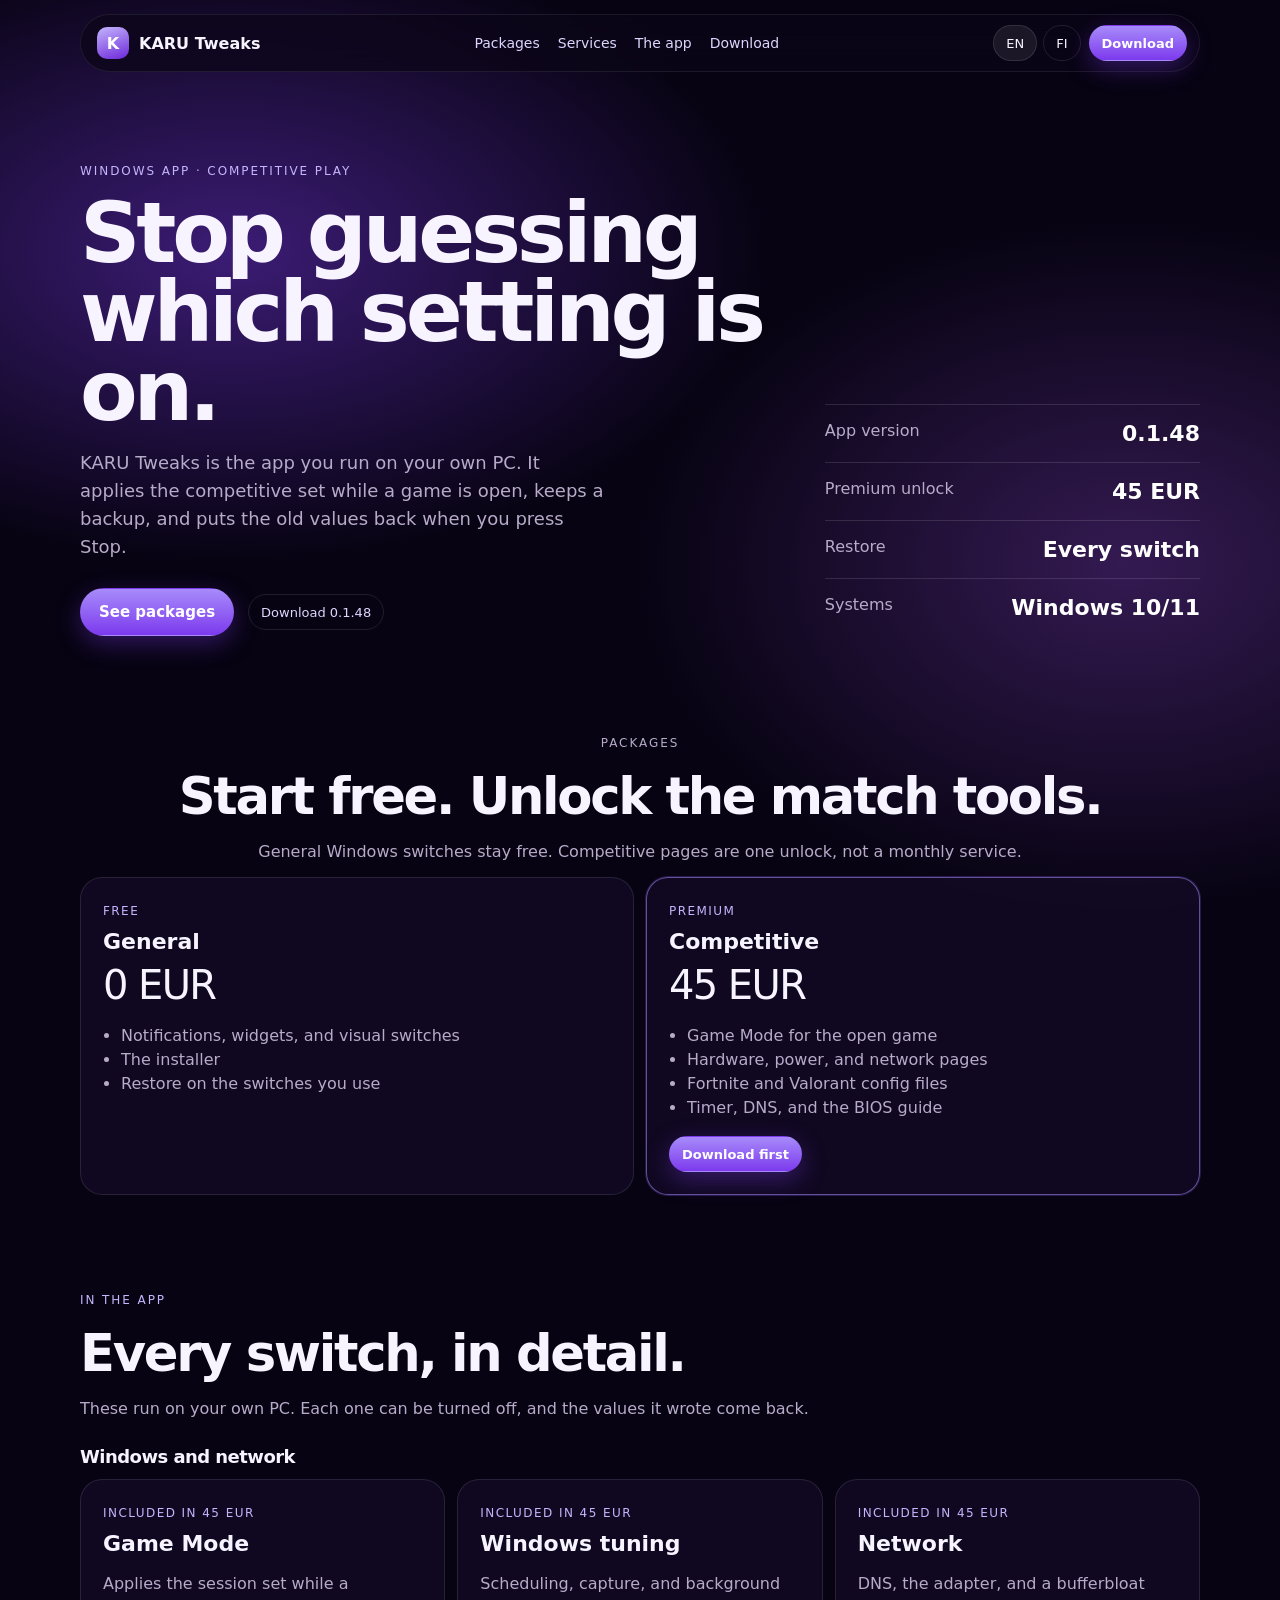
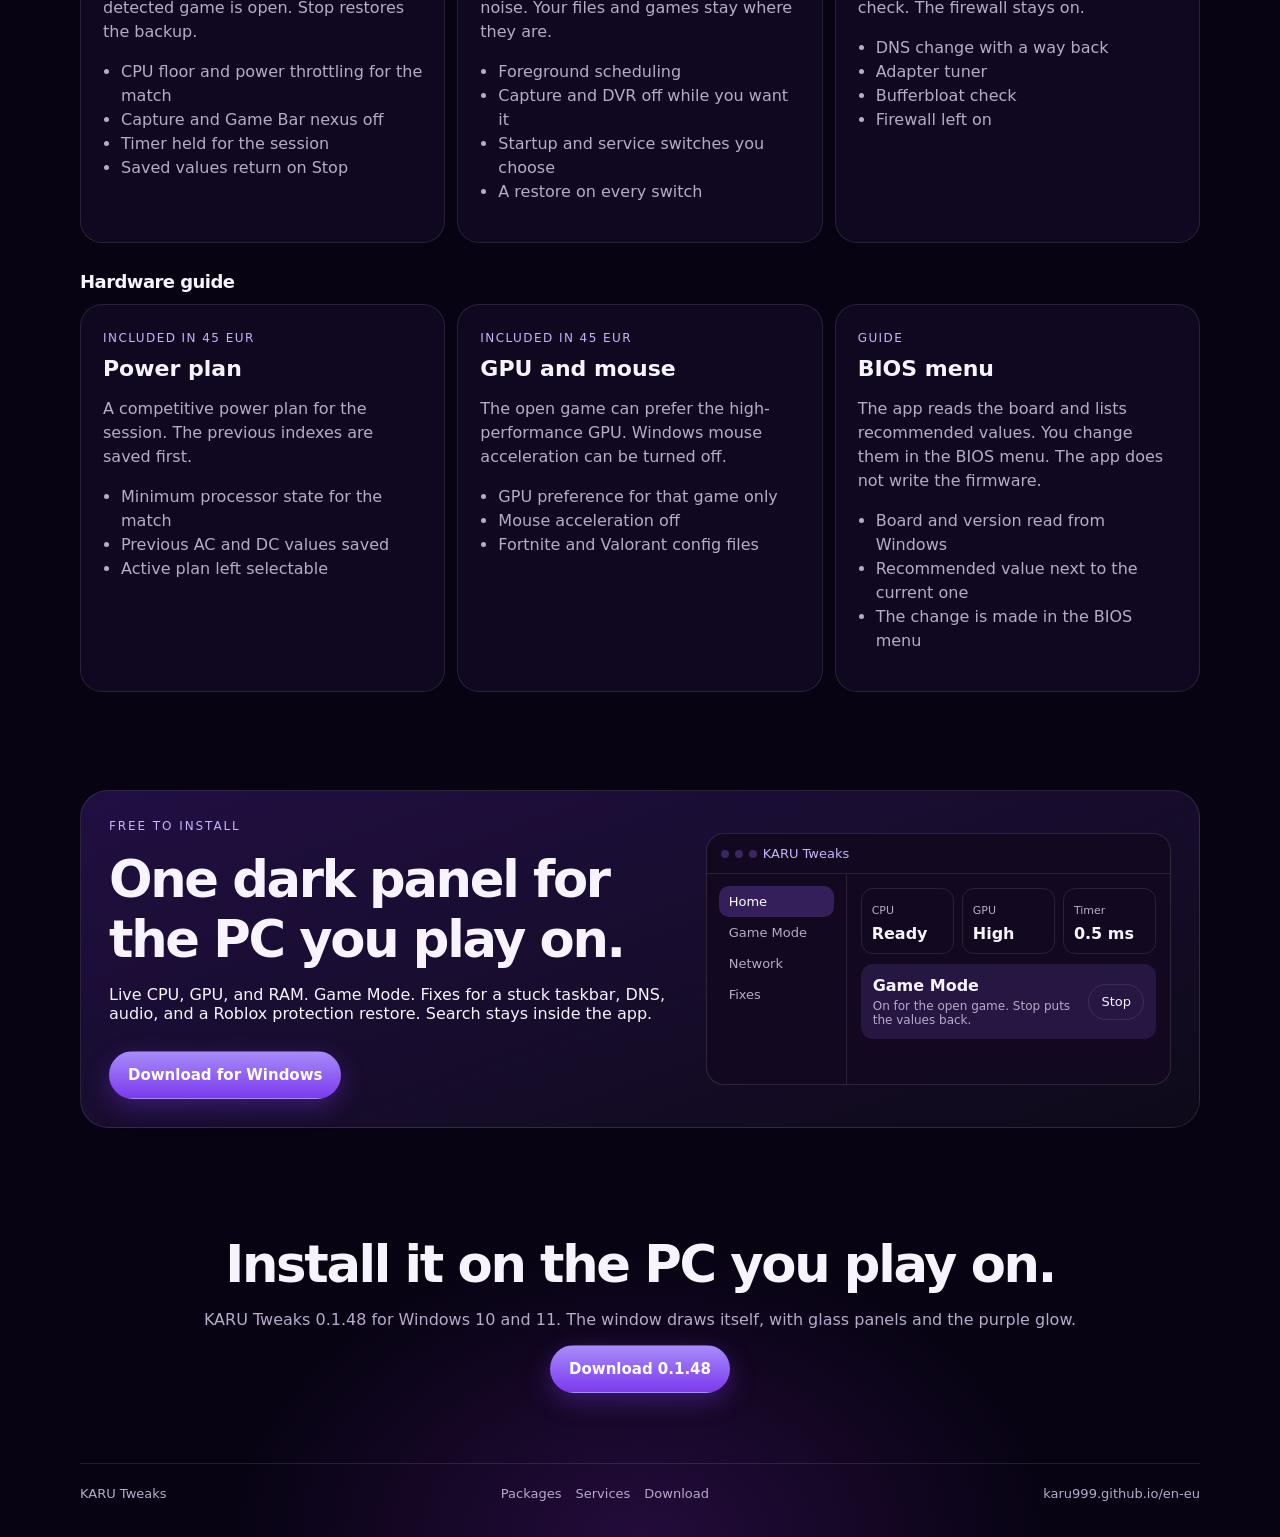
<file: index.html>
<!doctype html>
<html lang="en">
<head>
  <meta charset="utf-8">
  <meta name="viewport" content="width=device-width, initial-scale=1">
  <title>KARU Tweaks</title>
  <link rel="canonical" href="https://karu999.github.io/en-eu/">
  <meta http-equiv="refresh" content="0; url=/en-eu/">
  <link rel="stylesheet" href="styles.css">
</head>
<body>
  <div class="wrap">
    <p class="lead"><a href="/en-eu/">KARU Tweaks</a></p>
  </div>
</body>
</html>
</file>
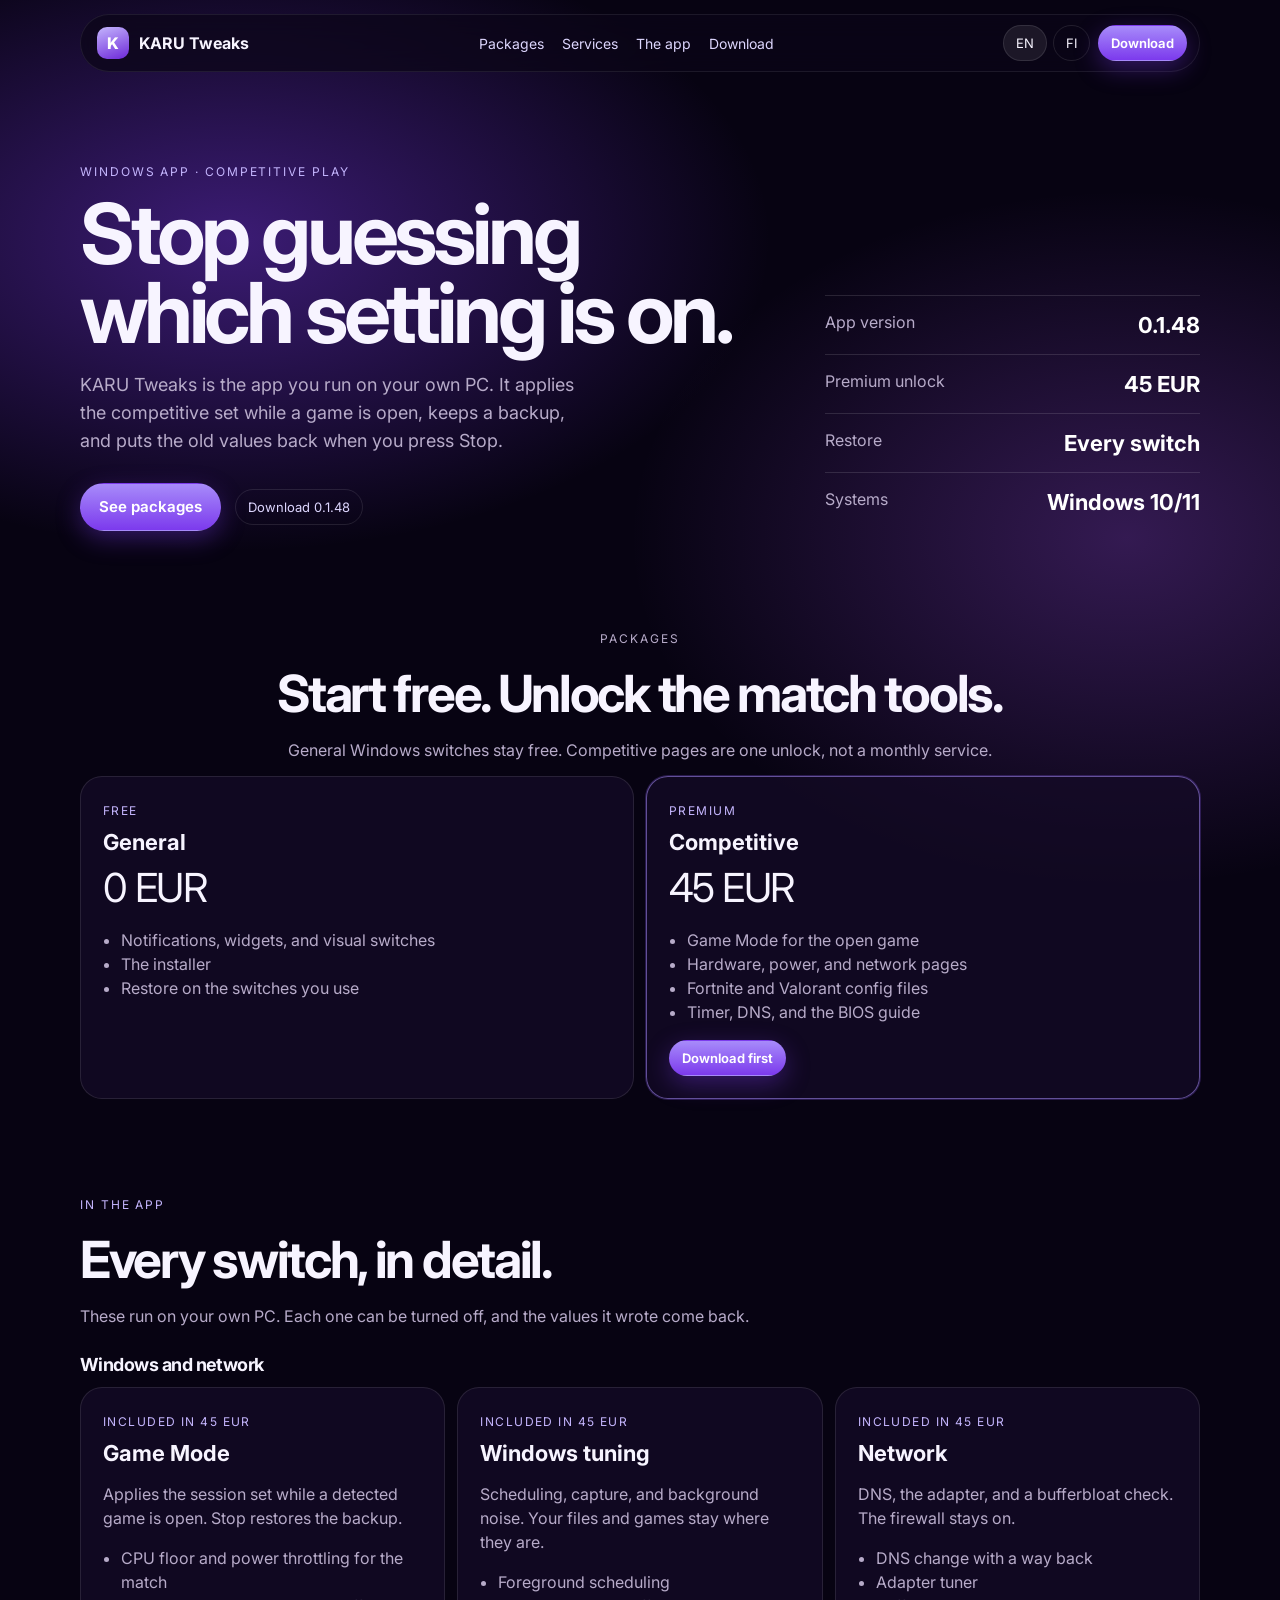
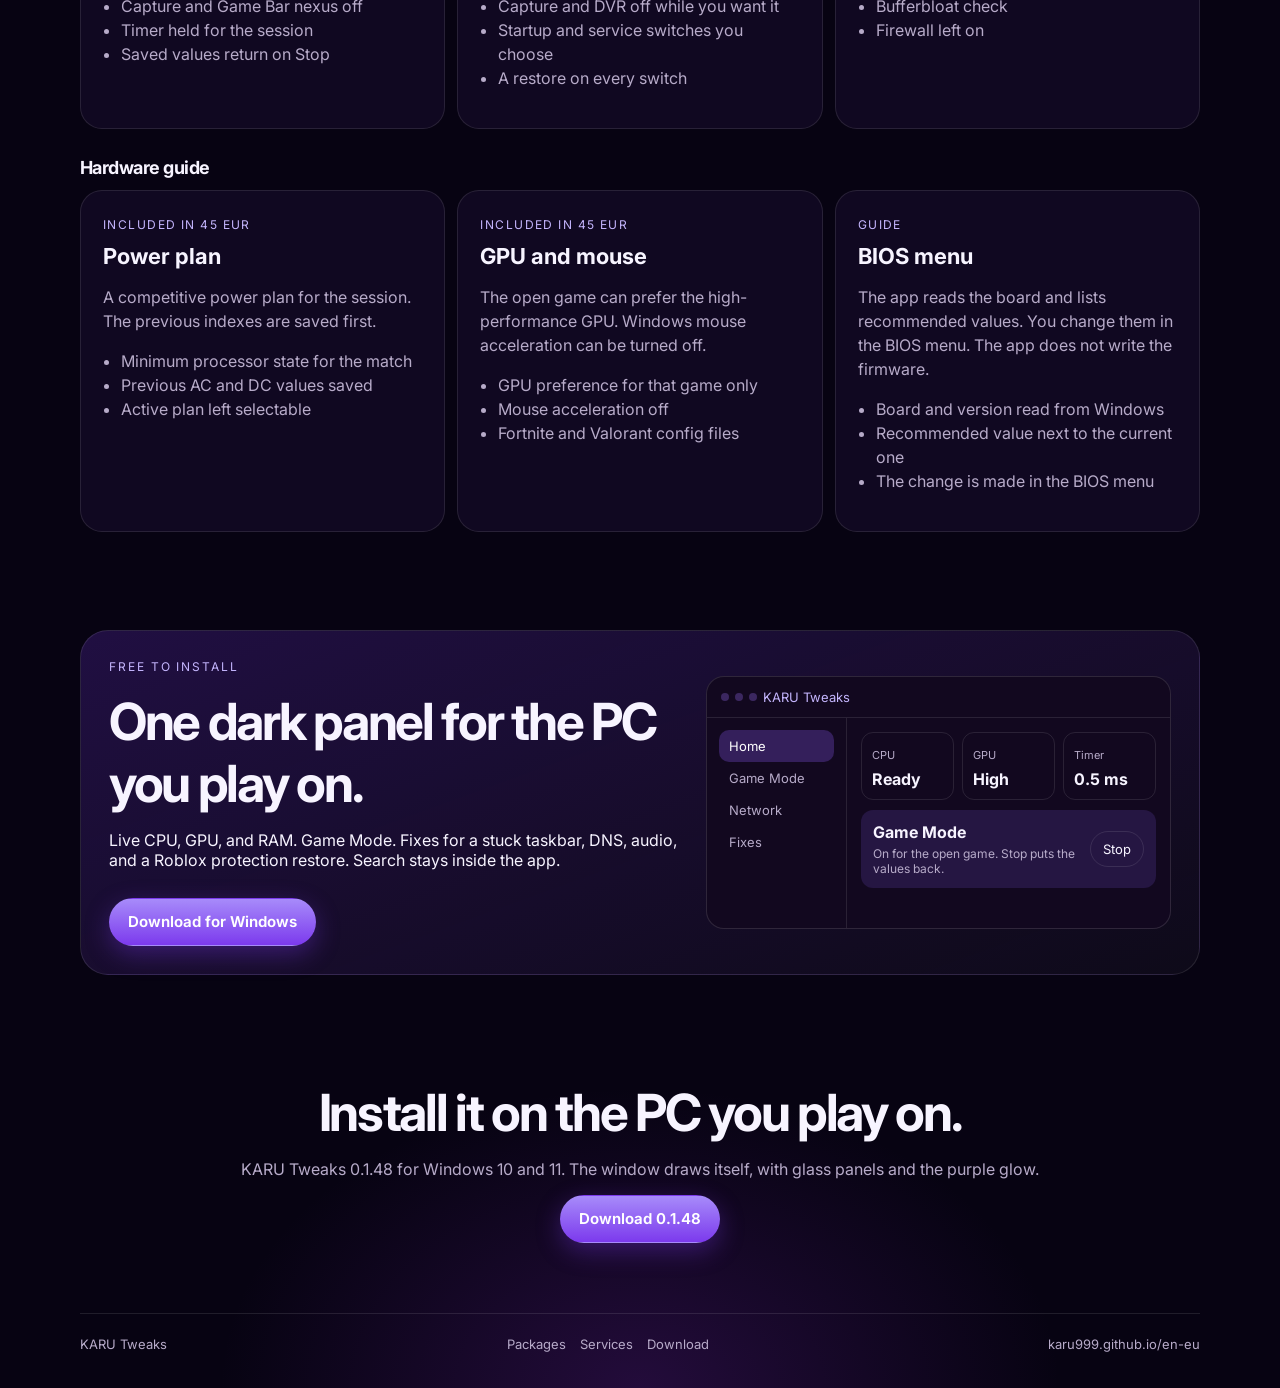
<file: en-eu/index.html>
<!doctype html>
<html lang="en">
<head>
  <meta charset="utf-8">
  <meta name="viewport" content="width=device-width, initial-scale=1">
  <title>KARU Tweaks</title>
  <meta name="description" content="KARU Tweaks is a Windows app for competitive settings. Apply them for the match and restore them when you stop.">
  <link rel="canonical" href="https://karu999.github.io/en-eu/">
  <link rel="alternate" hreflang="en" href="https://karu999.github.io/en-eu/">
  <link rel="alternate" hreflang="fi" href="https://karu999.github.io/fi-fi/">
  <link rel="preconnect" href="https://fonts.googleapis.com">
  <link rel="preconnect" href="https://fonts.gstatic.com" crossorigin>
  <link href="https://fonts.googleapis.com/css2?family=Inter:wght@400;500;600;700&display=swap" rel="stylesheet">
  <link rel="stylesheet" href="../styles.css">
</head>
<body>
  <div class="wrap">
    <header class="top">
      <a class="brand" href="./"><span class="mark">K</span> KARU Tweaks</a>
      <nav class="links">
        <a href="#packages">Packages</a>
        <a href="#services">Services</a>
        <a href="#app">The app</a>
        <a href="#download">Download</a>
      </nav>
      <div class="nav-right">
        <span class="locales">
          <a href="./" aria-current="page">EN</a>
          <a href="../fi-fi/">FI</a>
        </span>
        <a class="btn primary" href="#download">Download</a>
      </div>
    </header>

    <section class="hero">
      <div>
        <p class="kicker">Windows app · competitive play</p>
        <h1>Stop guessing which setting is on.</h1>
        <p class="lead">KARU Tweaks is the app you run on your own PC. It applies the competitive set while a game is open, keeps a backup, and puts the old values back when you press Stop.</p>
        <div class="actions">
          <a class="btn primary lg" href="#packages">See packages</a>
          <a class="btn quiet" href="#download">Download 0.1.48</a>
        </div>
      </div>
      <div class="stats">
        <div class="stat"><span>App version</span><b>0.1.48</b></div>
        <div class="stat"><span>Premium unlock</span><b>45 EUR</b></div>
        <div class="stat"><span>Restore</span><b>Every switch</b></div>
        <div class="stat"><span>Systems</span><b>Windows 10/11</b></div>
      </div>
    </section>

    <section class="section" id="packages">
      <div class="center">
        <p class="kicker">Packages</p>
        <h2>Start free. Unlock the match tools.</h2>
        <p>General Windows switches stay free. Competitive pages are one unlock, not a monthly service.</p>
      </div>
      <div class="packages">
        <article class="card">
          <span>FREE</span>
          <h3>General</h3>
          <div class="price">0 EUR</div>
          <ul>
            <li>Notifications, widgets, and visual switches</li>
            <li>The installer</li>
            <li>Restore on the switches you use</li>
          </ul>
        </article>
        <article class="card hot">
          <span>PREMIUM</span>
          <h3>Competitive</h3>
          <div class="price">45 EUR</div>
          <ul>
            <li>Game Mode for the open game</li>
            <li>Hardware, power, and network pages</li>
            <li>Fortnite and Valorant config files</li>
            <li>Timer, DNS, and the BIOS guide</li>
          </ul>
          <a class="btn primary" href="#download">Download first</a>
        </article>
      </div>
    </section>

    <section class="section" id="services">
      <p class="kicker">In the app</p>
      <h2>Every switch, in detail.</h2>
      <p class="sub">These run on your own PC. Each one can be turned off, and the values it wrote come back.</p>
      <h3 class="group">Windows and network</h3>
      <div class="services">
        <article class="card">
          <span>INCLUDED IN 45 EUR</span>
          <h3>Game Mode</h3>
          <p>Applies the session set while a detected game is open. Stop restores the backup.</p>
          <ul>
            <li>CPU floor and power throttling for the match</li>
            <li>Capture and Game Bar nexus off</li>
            <li>Timer held for the session</li>
            <li>Saved values return on Stop</li>
          </ul>
        </article>
        <article class="card">
          <span>INCLUDED IN 45 EUR</span>
          <h3>Windows tuning</h3>
          <p>Scheduling, capture, and background noise. Your files and games stay where they are.</p>
          <ul>
            <li>Foreground scheduling</li>
            <li>Capture and DVR off while you want it</li>
            <li>Startup and service switches you choose</li>
            <li>A restore on every switch</li>
          </ul>
        </article>
        <article class="card">
          <span>INCLUDED IN 45 EUR</span>
          <h3>Network</h3>
          <p>DNS, the adapter, and a bufferbloat check. The firewall stays on.</p>
          <ul>
            <li>DNS change with a way back</li>
            <li>Adapter tuner</li>
            <li>Bufferbloat check</li>
            <li>Firewall left on</li>
          </ul>
        </article>
      </div>
      <h3 class="group">Hardware guide</h3>
      <div class="services">
        <article class="card">
          <span>INCLUDED IN 45 EUR</span>
          <h3>Power plan</h3>
          <p>A competitive power plan for the session. The previous indexes are saved first.</p>
          <ul>
            <li>Minimum processor state for the match</li>
            <li>Previous AC and DC values saved</li>
            <li>Active plan left selectable</li>
          </ul>
        </article>
        <article class="card">
          <span>INCLUDED IN 45 EUR</span>
          <h3>GPU and mouse</h3>
          <p>The open game can prefer the high-performance GPU. Windows mouse acceleration can be turned off.</p>
          <ul>
            <li>GPU preference for that game only</li>
            <li>Mouse acceleration off</li>
            <li>Fortnite and Valorant config files</li>
          </ul>
        </article>
        <article class="card">
          <span>GUIDE</span>
          <h3>BIOS menu</h3>
          <p>The app reads the board and lists recommended values. You change them in the BIOS menu. The app does not write the firmware.</p>
          <ul>
            <li>Board and version read from Windows</li>
            <li>Recommended value next to the current one</li>
            <li>The change is made in the BIOS menu</li>
          </ul>
        </article>
      </div>
    </section>

    <section class="section" id="app">
      <div class="tool">
        <div>
          <p class="kicker">Free to install</p>
          <h2>One dark panel for the PC you play on.</h2>
          <p>Live CPU, GPU, and RAM. Game Mode. Fixes for a stuck taskbar, DNS, audio, and a Roblox protection restore. Search stays inside the app.</p>
          <div class="actions">
            <a class="btn primary lg" href="https://github.com/Karu999/karu-tweaks/releases/download/v0.1.48/KARU-Tweaks-Setup.exe">Download for Windows</a>
          </div>
        </div>
        <div class="window">
          <div class="winbar"><i class="dot"></i><i class="dot"></i><i class="dot"></i> KARU Tweaks</div>
          <div class="win">
            <aside class="side"><div class="on">Home</div><div>Game Mode</div><div>Network</div><div>Fixes</div></aside>
            <div class="panel">
              <div class="meters">
                <div class="meter"><span>CPU</span><b>Ready</b></div>
                <div class="meter"><span>GPU</span><b>High</b></div>
                <div class="meter"><span>Timer</span><b>0.5 ms</b></div>
              </div>
              <div class="mode"><div><strong>Game Mode</strong><p>On for the open game. Stop puts the values back.</p></div><span class="btn">Stop</span></div>
            </div>
          </div>
        </div>
      </div>
    </section>

    <section class="section" id="download">
      <div class="center">
        <h2>Install it on the PC you play on.</h2>
        <p>KARU Tweaks 0.1.48 for Windows 10 and 11. The window draws itself, with glass panels and the purple glow.</p>
        <a class="btn primary lg" href="https://github.com/Karu999/karu-tweaks/releases/download/v0.1.48/KARU-Tweaks-Setup.exe">Download 0.1.48</a>
      </div>
    </section>

    <footer>
      <span>KARU Tweaks</span>
      <nav>
        <a href="#packages">Packages</a>
        <a href="#services">Services</a>
        <a href="#download">Download</a>
      </nav>
      <span>karu999.github.io/en-eu</span>
    </footer>
  </div>
</body>
</html>
</file>
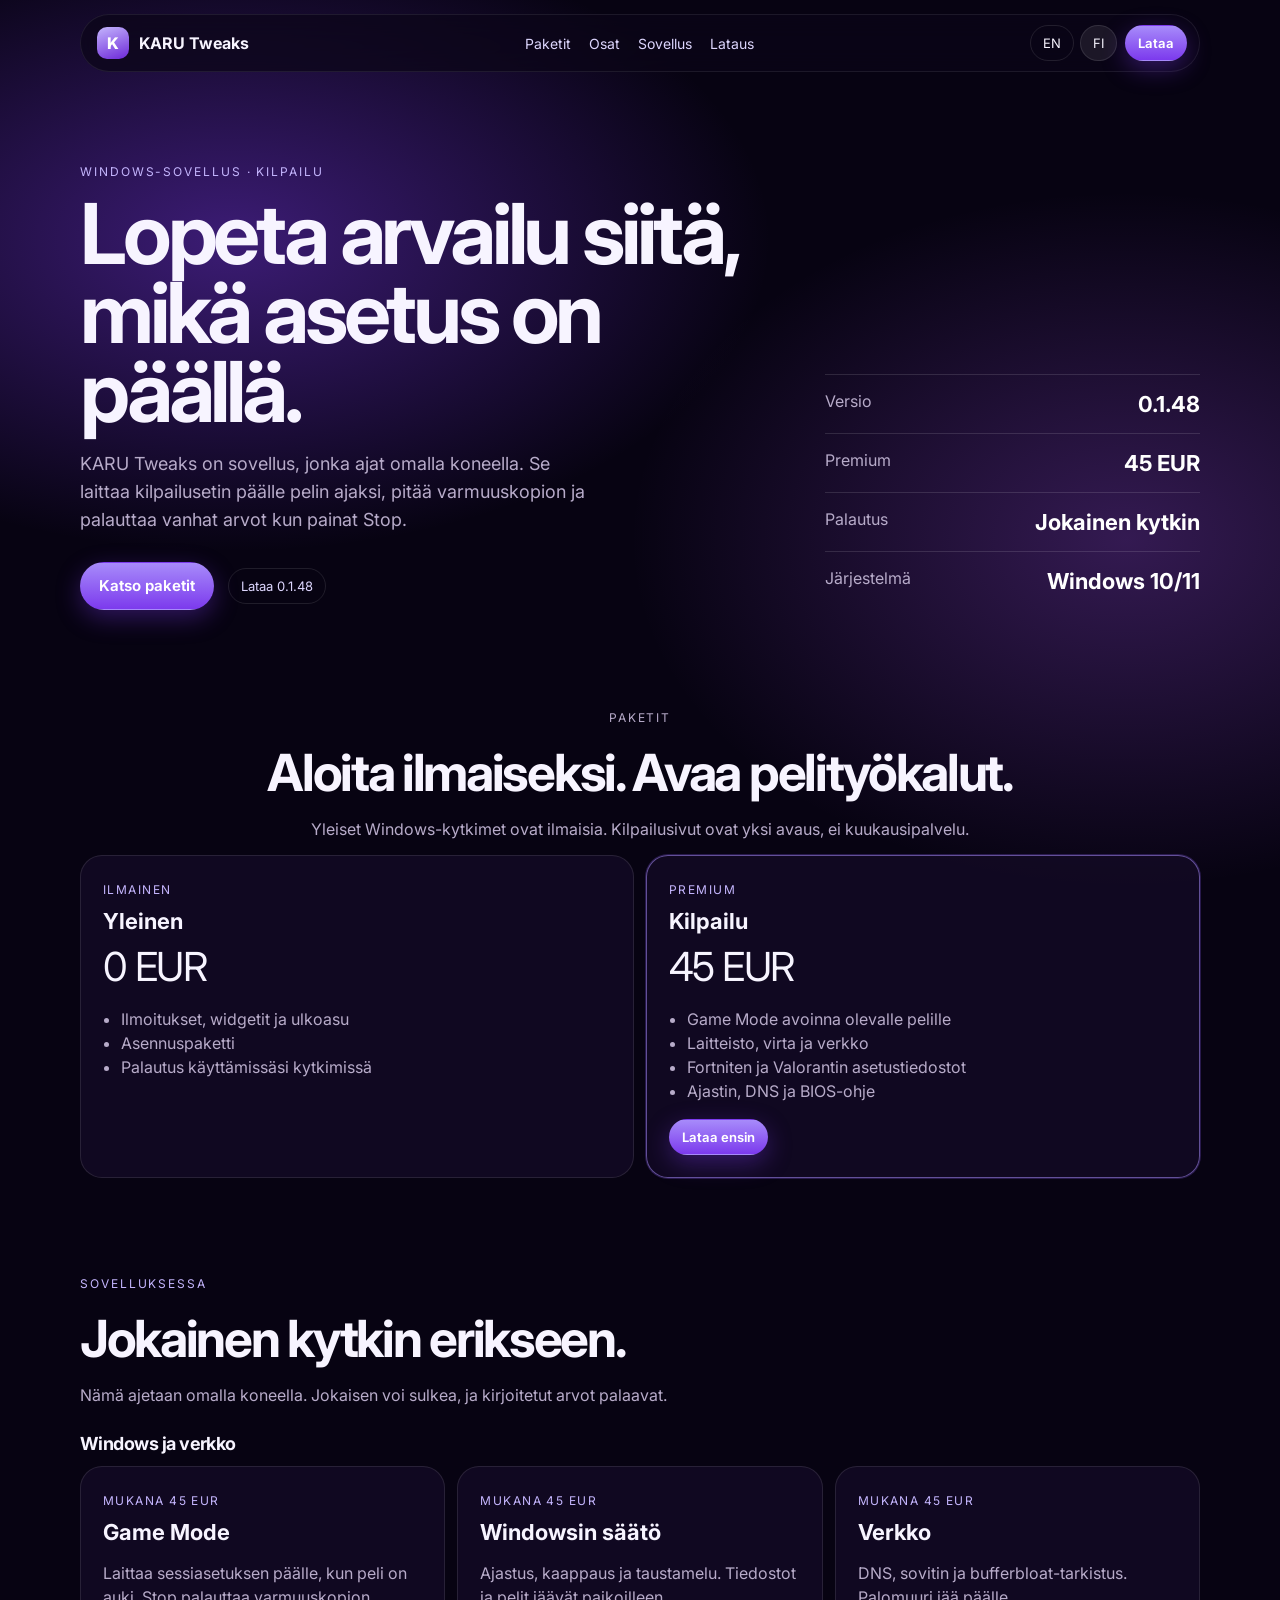
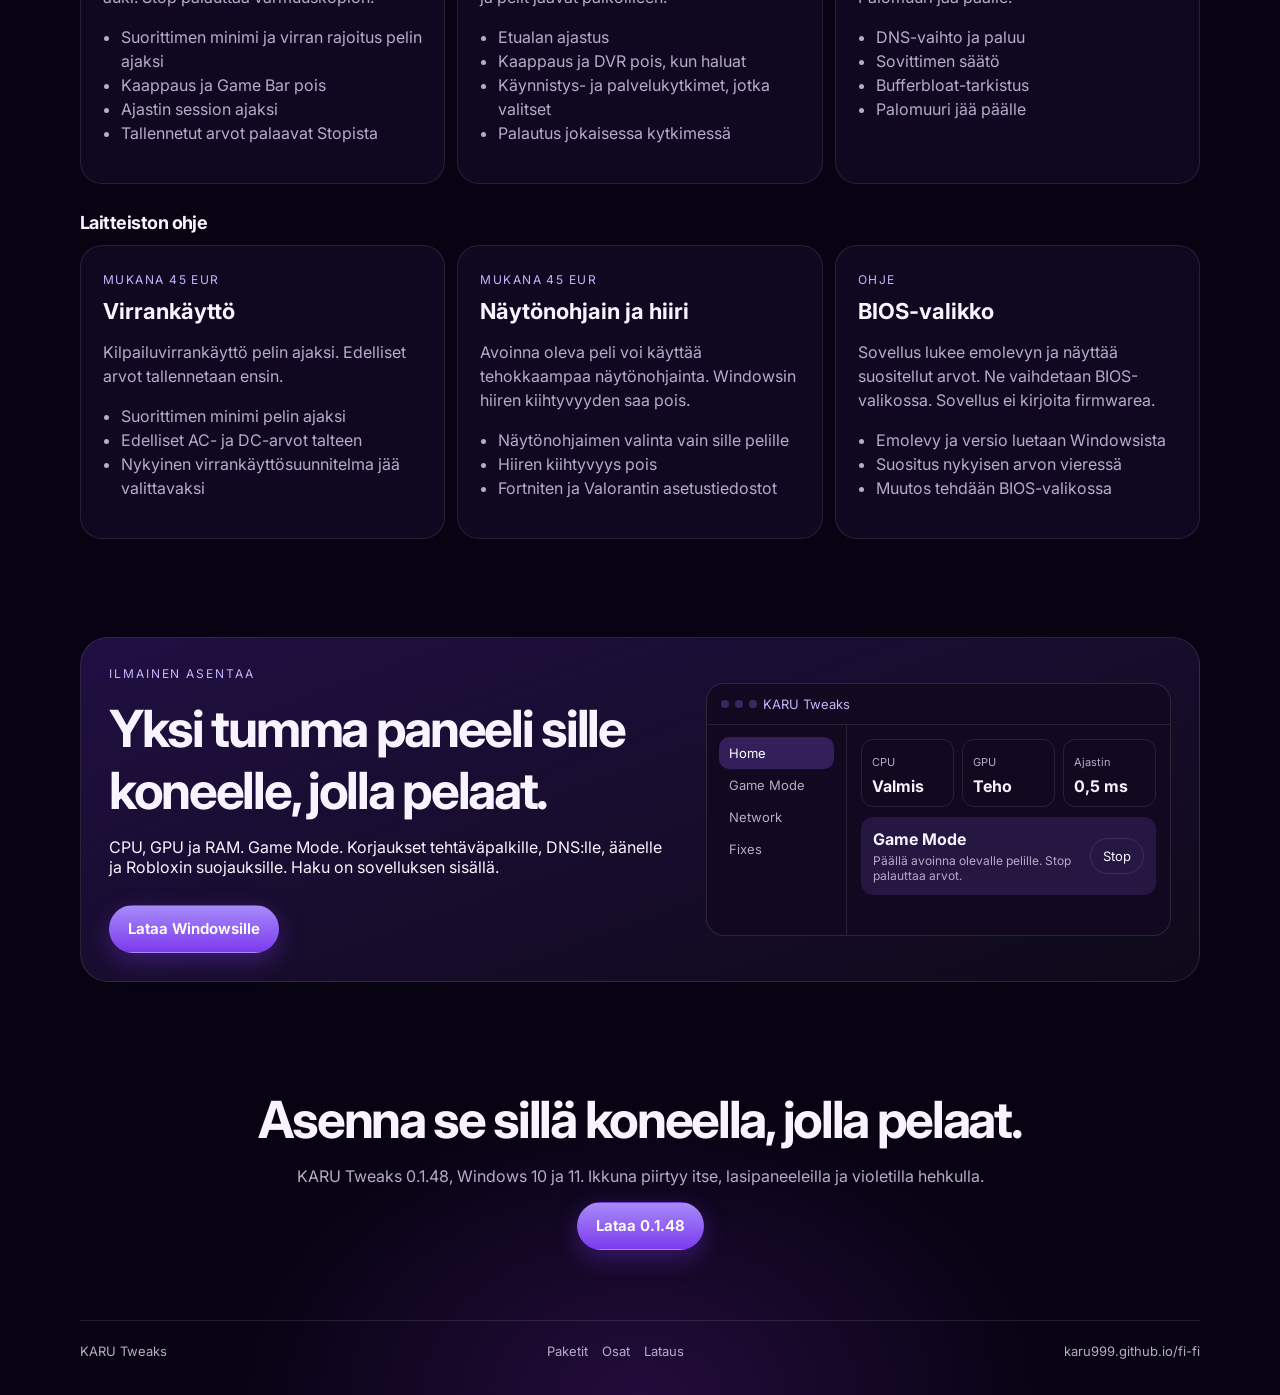
<file: fi-fi/index.html>
<!doctype html>
<html lang="fi">
<head>
  <meta charset="utf-8">
  <meta name="viewport" content="width=device-width, initial-scale=1">
  <title>KARU Tweaks</title>
  <meta name="description" content="KARU Tweaks on Windows-sovellus kilpailuasetuksille. Ne menevät päälle pelin ajaksi ja palautuvat, kun lopetat.">
  <link rel="canonical" href="https://karu999.github.io/fi-fi/">
  <link rel="alternate" hreflang="fi" href="https://karu999.github.io/fi-fi/">
  <link rel="alternate" hreflang="en" href="https://karu999.github.io/en-eu/">
  <link rel="preconnect" href="https://fonts.googleapis.com">
  <link rel="preconnect" href="https://fonts.gstatic.com" crossorigin>
  <link href="https://fonts.googleapis.com/css2?family=Inter:wght@400;500;600;700&display=swap" rel="stylesheet">
  <link rel="stylesheet" href="../styles.css">
</head>
<body>
  <div class="wrap">
    <header class="top">
      <a class="brand" href="./"><span class="mark">K</span> KARU Tweaks</a>
      <nav class="links">
        <a href="#packages">Paketit</a>
        <a href="#services">Osat</a>
        <a href="#app">Sovellus</a>
        <a href="#download">Lataus</a>
      </nav>
      <div class="nav-right">
        <span class="locales">
          <a href="../en-eu/">EN</a>
          <a href="./" aria-current="page">FI</a>
        </span>
        <a class="btn primary" href="#download">Lataa</a>
      </div>
    </header>

    <section class="hero">
      <div>
        <p class="kicker">Windows-sovellus · kilpailu</p>
        <h1>Lopeta arvailu siitä, mikä asetus on päällä.</h1>
        <p class="lead">KARU Tweaks on sovellus, jonka ajat omalla koneella. Se laittaa kilpailusetin päälle pelin ajaksi, pitää varmuuskopion ja palauttaa vanhat arvot kun painat Stop.</p>
        <div class="actions">
          <a class="btn primary lg" href="#packages">Katso paketit</a>
          <a class="btn quiet" href="#download">Lataa 0.1.48</a>
        </div>
      </div>
      <div class="stats">
        <div class="stat"><span>Versio</span><b>0.1.48</b></div>
        <div class="stat"><span>Premium</span><b>45 EUR</b></div>
        <div class="stat"><span>Palautus</span><b>Jokainen kytkin</b></div>
        <div class="stat"><span>Järjestelmä</span><b>Windows 10/11</b></div>
      </div>
    </section>

    <section class="section" id="packages">
      <div class="center">
        <p class="kicker">Paketit</p>
        <h2>Aloita ilmaiseksi. Avaa pelityökalut.</h2>
        <p>Yleiset Windows-kytkimet ovat ilmaisia. Kilpailusivut ovat yksi avaus, ei kuukausipalvelu.</p>
      </div>
      <div class="packages">
        <article class="card">
          <span>ILMAINEN</span>
          <h3>Yleinen</h3>
          <div class="price">0 EUR</div>
          <ul>
            <li>Ilmoitukset, widgetit ja ulkoasu</li>
            <li>Asennuspaketti</li>
            <li>Palautus käyttämissäsi kytkimissä</li>
          </ul>
        </article>
        <article class="card hot">
          <span>PREMIUM</span>
          <h3>Kilpailu</h3>
          <div class="price">45 EUR</div>
          <ul>
            <li>Game Mode avoinna olevalle pelille</li>
            <li>Laitteisto, virta ja verkko</li>
            <li>Fortniten ja Valorantin asetustiedostot</li>
            <li>Ajastin, DNS ja BIOS-ohje</li>
          </ul>
          <a class="btn primary" href="#download">Lataa ensin</a>
        </article>
      </div>
    </section>

    <section class="section" id="services">
      <p class="kicker">Sovelluksessa</p>
      <h2>Jokainen kytkin erikseen.</h2>
      <p class="sub">Nämä ajetaan omalla koneella. Jokaisen voi sulkea, ja kirjoitetut arvot palaavat.</p>
      <h3 class="group">Windows ja verkko</h3>
      <div class="services">
        <article class="card">
          <span>MUKANA 45 EUR</span>
          <h3>Game Mode</h3>
          <p>Laittaa sessiasetuksen päälle, kun peli on auki. Stop palauttaa varmuuskopion.</p>
          <ul>
            <li>Suorittimen minimi ja virran rajoitus pelin ajaksi</li>
            <li>Kaappaus ja Game Bar pois</li>
            <li>Ajastin session ajaksi</li>
            <li>Tallennetut arvot palaavat Stopista</li>
          </ul>
        </article>
        <article class="card">
          <span>MUKANA 45 EUR</span>
          <h3>Windowsin säätö</h3>
          <p>Ajastus, kaappaus ja taustamelu. Tiedostot ja pelit jäävät paikoilleen.</p>
          <ul>
            <li>Etualan ajastus</li>
            <li>Kaappaus ja DVR pois, kun haluat</li>
            <li>Käynnistys- ja palvelukytkimet, jotka valitset</li>
            <li>Palautus jokaisessa kytkimessä</li>
          </ul>
        </article>
        <article class="card">
          <span>MUKANA 45 EUR</span>
          <h3>Verkko</h3>
          <p>DNS, sovitin ja bufferbloat-tarkistus. Palomuuri jää päälle.</p>
          <ul>
            <li>DNS-vaihto ja paluu</li>
            <li>Sovittimen säätö</li>
            <li>Bufferbloat-tarkistus</li>
            <li>Palomuuri jää päälle</li>
          </ul>
        </article>
      </div>
      <h3 class="group">Laitteiston ohje</h3>
      <div class="services">
        <article class="card">
          <span>MUKANA 45 EUR</span>
          <h3>Virrankäyttö</h3>
          <p>Kilpailuvirrankäyttö pelin ajaksi. Edelliset arvot tallennetaan ensin.</p>
          <ul>
            <li>Suorittimen minimi pelin ajaksi</li>
            <li>Edelliset AC- ja DC-arvot talteen</li>
            <li>Nykyinen virrankäyttösuunnitelma jää valittavaksi</li>
          </ul>
        </article>
        <article class="card">
          <span>MUKANA 45 EUR</span>
          <h3>Näytönohjain ja hiiri</h3>
          <p>Avoinna oleva peli voi käyttää tehokkaampaa näytönohjainta. Windowsin hiiren kiihtyvyyden saa pois.</p>
          <ul>
            <li>Näytönohjaimen valinta vain sille pelille</li>
            <li>Hiiren kiihtyvyys pois</li>
            <li>Fortniten ja Valorantin asetustiedostot</li>
          </ul>
        </article>
        <article class="card">
          <span>OHJE</span>
          <h3>BIOS-valikko</h3>
          <p>Sovellus lukee emolevyn ja näyttää suositellut arvot. Ne vaihdetaan BIOS-valikossa. Sovellus ei kirjoita firmwarea.</p>
          <ul>
            <li>Emolevy ja versio luetaan Windowsista</li>
            <li>Suositus nykyisen arvon vieressä</li>
            <li>Muutos tehdään BIOS-valikossa</li>
          </ul>
        </article>
      </div>
    </section>

    <section class="section" id="app">
      <div class="tool">
        <div>
          <p class="kicker">Ilmainen asentaa</p>
          <h2>Yksi tumma paneeli sille koneelle, jolla pelaat.</h2>
          <p>CPU, GPU ja RAM. Game Mode. Korjaukset tehtäväpalkille, DNS:lle, äänelle ja Robloxin suojauksille. Haku on sovelluksen sisällä.</p>
          <div class="actions">
            <a class="btn primary lg" href="https://github.com/Karu999/karu-tweaks/releases/download/v0.1.48/KARU-Tweaks-Setup.exe">Lataa Windowsille</a>
          </div>
        </div>
        <div class="window">
          <div class="winbar"><i class="dot"></i><i class="dot"></i><i class="dot"></i> KARU Tweaks</div>
          <div class="win">
            <aside class="side"><div class="on">Home</div><div>Game Mode</div><div>Network</div><div>Fixes</div></aside>
            <div class="panel">
              <div class="meters">
                <div class="meter"><span>CPU</span><b>Valmis</b></div>
                <div class="meter"><span>GPU</span><b>Teho</b></div>
                <div class="meter"><span>Ajastin</span><b>0,5 ms</b></div>
              </div>
              <div class="mode"><div><strong>Game Mode</strong><p>Päällä avoinna olevalle pelille. Stop palauttaa arvot.</p></div><span class="btn">Stop</span></div>
            </div>
          </div>
        </div>
      </div>
    </section>

    <section class="section" id="download">
      <div class="center">
        <h2>Asenna se sillä koneella, jolla pelaat.</h2>
        <p>KARU Tweaks 0.1.48, Windows 10 ja 11. Ikkuna piirtyy itse, lasipaneeleilla ja violetilla hehkulla.</p>
        <a class="btn primary lg" href="https://github.com/Karu999/karu-tweaks/releases/download/v0.1.48/KARU-Tweaks-Setup.exe">Lataa 0.1.48</a>
      </div>
    </section>

    <footer>
      <span>KARU Tweaks</span>
      <nav>
        <a href="#packages">Paketit</a>
        <a href="#services">Osat</a>
        <a href="#download">Lataus</a>
      </nav>
      <span>karu999.github.io/fi-fi</span>
    </footer>
  </div>
</body>
</html>
</file>
<file: styles.css>
:root {
  --bg: #070312;
  --ink: #f7f4ff;
  --mute: #b7abc9;
  --line: rgba(255, 255, 255, 0.1);
  --card: rgba(22, 12, 40, 0.72);
  --violet: #8b5cf6;
  --violet-2: #a78bfa;
  --sans: Inter, "Segoe UI Variable Display", "Segoe UI", system-ui, sans-serif;
}

* { box-sizing: border-box; }
html { scroll-behavior: smooth; }
body {
  margin: 0;
  color: var(--ink);
  font-family: var(--sans);
  background:
    radial-gradient(900px 520px at 18% 8%, rgba(124, 58, 237, 0.45), transparent 60%),
    radial-gradient(800px 560px at 88% 18%, rgba(168, 85, 247, 0.28), transparent 62%),
    radial-gradient(700px 500px at 50% 100%, rgba(88, 28, 135, 0.35), transparent 60%),
    var(--bg);
}
a { color: inherit; text-decoration: none; }
.wrap { width: min(1120px, calc(100% - 36px)); margin: 0 auto; }

.top {
  position: sticky;
  top: 14px;
  z-index: 5;
  display: flex;
  align-items: center;
  justify-content: space-between;
  gap: 16px;
  margin-top: 14px;
  padding: 10px 12px 10px 16px;
  border-radius: 999px;
  border: 1px solid rgba(255,255,255,0.08);
  background: rgba(12, 6, 24, 0.72);
  backdrop-filter: blur(16px);
}
.brand { display: flex; align-items: center; gap: 10px; font-weight: 700; }
.mark {
  width: 32px; height: 32px; border-radius: 10px;
  display: grid; place-items: center;
  background: linear-gradient(160deg, #c4b5fd, #6d28d9);
  color: white; font-weight: 800;
}
.links { display: flex; gap: 18px; color: #ddd6fe; font-size: 14px; }
.links a:hover { color: white; }
.nav-right { display: flex; align-items: center; gap: 8px; }
.locales a, .btn {
  display: inline-flex; align-items: center; min-height: 36px; padding: 0 12px;
  border-radius: 999px; border: 1px solid var(--line); font-size: 13px;
}
.locales { display: flex; gap: 6px; }
.locales a[aria-current="page"] { background: rgba(255,255,255,0.08); }
.btn.primary {
  background: linear-gradient(180deg, #a78bfa, #7c3aed);
  border-color: transparent;
  color: white;
  font-weight: 650;
  box-shadow: 0 8px 24px rgba(124, 58, 237, 0.35);
}
.btn.lg { min-height: 48px; padding: 0 18px; font-size: 15px; }
.btn.quiet { background: transparent; color: #ddd6fe; }

.hero {
  display: grid;
  grid-template-columns: 1.3fr 0.7fr;
  gap: 48px;
  align-items: end;
  padding: 92px 0 72px;
}
.kicker { margin: 0 0 16px; letter-spacing: 0.16em; text-transform: uppercase; color: #c4b5fd; font-size: 12px; }
h1 { margin: 0; font-size: clamp(52px, 7vw, 84px); line-height: 0.94; letter-spacing: -0.05em; font-weight: 680; }
.lead { max-width: 46ch; color: var(--mute); font-size: 18px; line-height: 1.55; }
.actions { display: flex; gap: 14px; align-items: center; flex-wrap: wrap; margin-top: 28px; }
.stats { display: grid; gap: 0; }
.stat {
  display: flex; justify-content: space-between; gap: 16px;
  padding: 16px 0;
  border-top: 1px solid rgba(255,255,255,0.12);
  color: var(--mute);
}
.stat b { color: white; font-size: 22px; }

.section { padding: 28px 0 70px; }
.center { text-align: center; }
.center p, .sub { color: var(--mute); }
h2 { margin: 8px 0; font-size: clamp(32px, 4vw, 52px); letter-spacing: -0.045em; }

.group { margin: 28px 0 12px; font-size: 18px; letter-spacing: -0.03em; }
.packages, .services, .steps { display: grid; gap: 12px; }
.packages { grid-template-columns: 1fr 1fr; }
.services, .steps { grid-template-columns: repeat(3, 1fr); }
.card {
  padding: 22px;
  border-radius: 22px;
  border: 1px solid var(--line);
  background: var(--card);
}
.card.hot { border-color: rgba(167, 139, 250, 0.55); box-shadow: 0 0 0 1px rgba(139, 92, 246, 0.25); }
.card span { color: #c4b5fd; letter-spacing: 0.12em; font-size: 12px; }
.card h3 { margin: 10px 0 8px; font-size: 22px; }
.card p, .card li { color: var(--mute); line-height: 1.5; }
.price { font-size: 40px; letter-spacing: -0.04em; margin: 8px 0 12px; }
.card ul { padding-left: 18px; }

.tool {
  display: grid;
  grid-template-columns: 1.1fr 0.9fr;
  gap: 28px;
  align-items: center;
  padding: 28px;
  border-radius: 28px;
  border: 1px solid var(--line);
  background: linear-gradient(160deg, rgba(124, 58, 237, 0.22), rgba(255,255,255,0.03));
}
.window { border-radius: 18px; overflow: hidden; border: 1px solid rgba(255,255,255,0.12); background: #12081f; }
.winbar { display: flex; gap: 6px; align-items: center; padding: 12px 14px; color: #c4b5fd; font-size: 13px; border-bottom: 1px solid var(--line); }
.dot { width: 8px; height: 8px; border-radius: 99px; background: #3b2760; }
.win { display: grid; grid-template-columns: 140px 1fr; min-height: 210px; }
.side { padding: 12px; color: var(--mute); font-size: 13px; border-right: 1px solid var(--line); }
.side div { padding: 8px 10px; border-radius: 10px; }
.side .on { background: rgba(139, 92, 246, 0.28); color: white; }
.panel { padding: 14px; }
.meters { display: grid; grid-template-columns: repeat(3, 1fr); gap: 8px; }
.meter { border: 1px solid var(--line); border-radius: 12px; padding: 10px; }
.meter span { color: var(--mute); font-size: 11px; }
.meter b { display: block; margin-top: 6px; }
.mode { margin-top: 10px; padding: 12px; border-radius: 12px; background: rgba(139, 92, 246, 0.16); display: flex; justify-content: space-between; align-items: center; }
.mode p { margin: 4px 0 0; color: var(--mute); font-size: 12px; }

footer {
  display: flex; justify-content: space-between; gap: 12px; flex-wrap: wrap;
  padding: 22px 0 36px; color: var(--mute); border-top: 1px solid var(--line); font-size: 13px;
}
footer nav { display: flex; gap: 14px; }

@media (max-width: 860px) {
  .links { display: none; }
  .hero, .packages, .services, .steps, .tool, .win { display: block; }
  .side { display: none; }
  .card, .tool { margin-bottom: 12px; }
}
</file>
